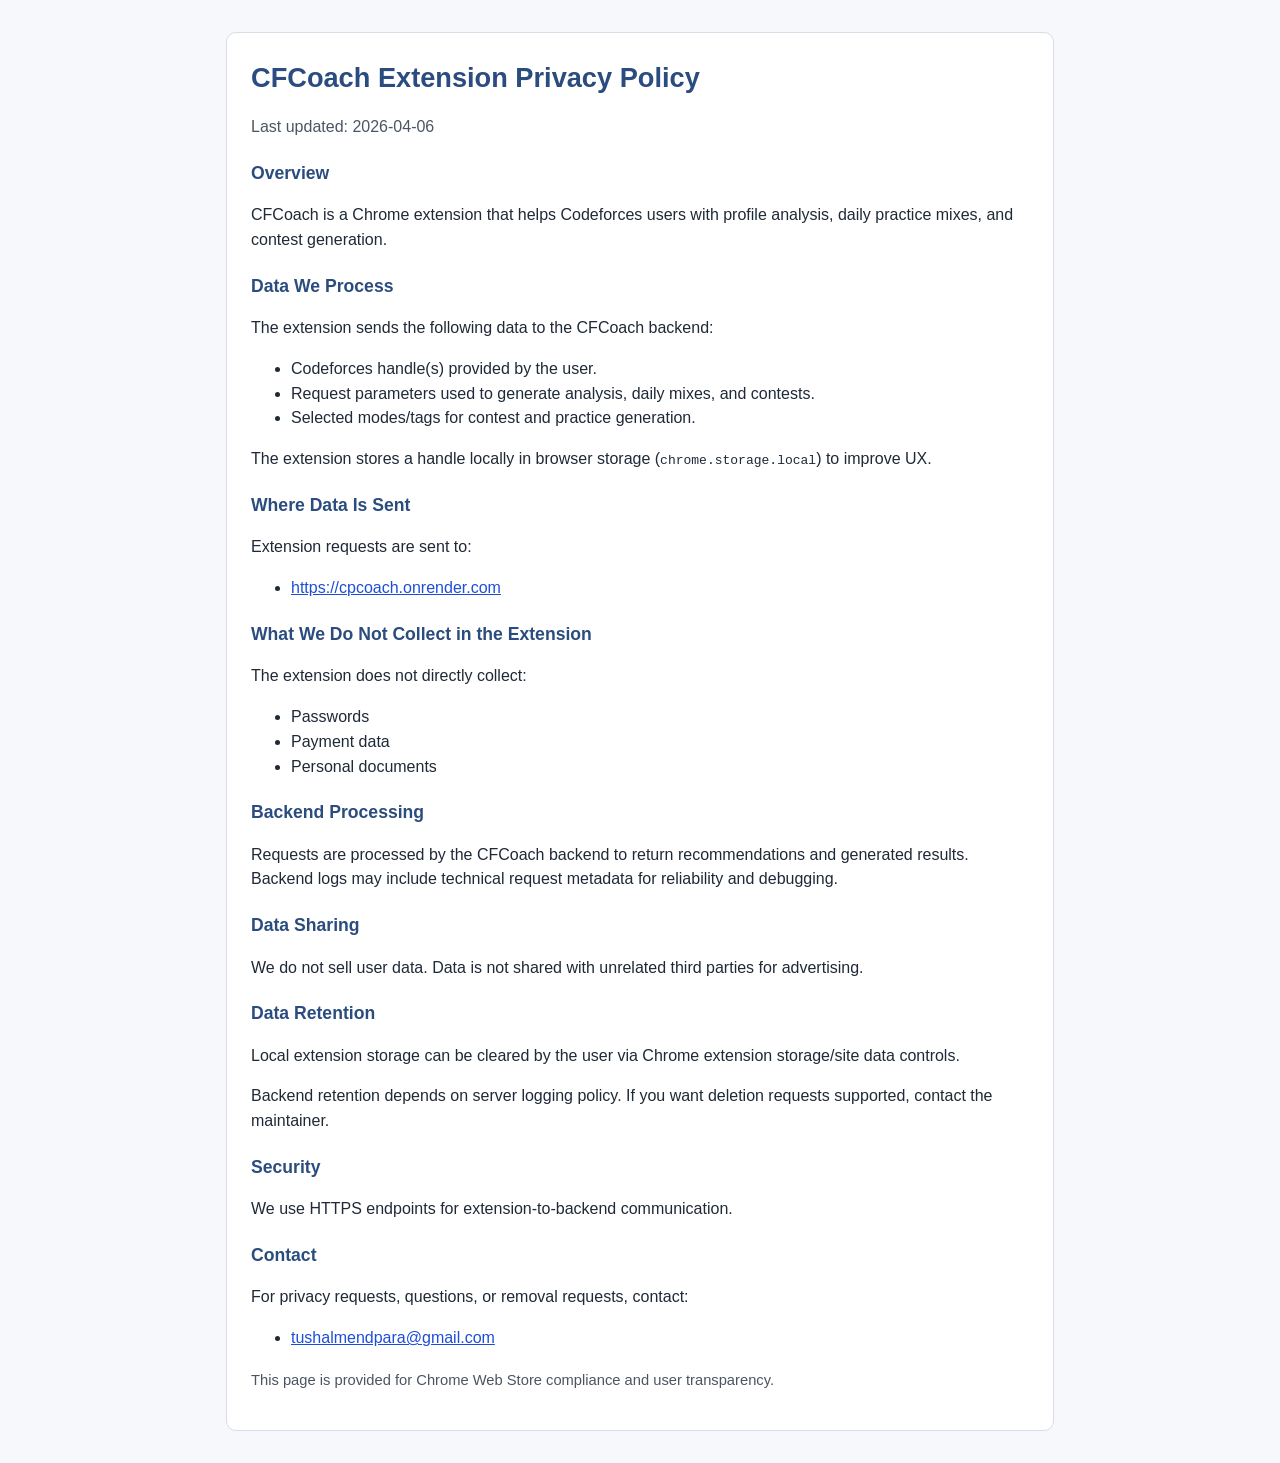
<file: docs/index.html>
<!doctype html>
<html lang="en">
  <head>
    <meta charset="UTF-8" />
    <meta http-equiv="refresh" content="0; url=./privacy-policy.html" />
    <meta name="viewport" content="width=device-width, initial-scale=1.0" />
    <title>CFCoach Docs</title>
  </head>
  <body>
    <p>Redirecting to privacy policy...</p>
    <p><a href="./privacy-policy.html">Open Privacy Policy</a></p>
  </body>
</html>
</file>
